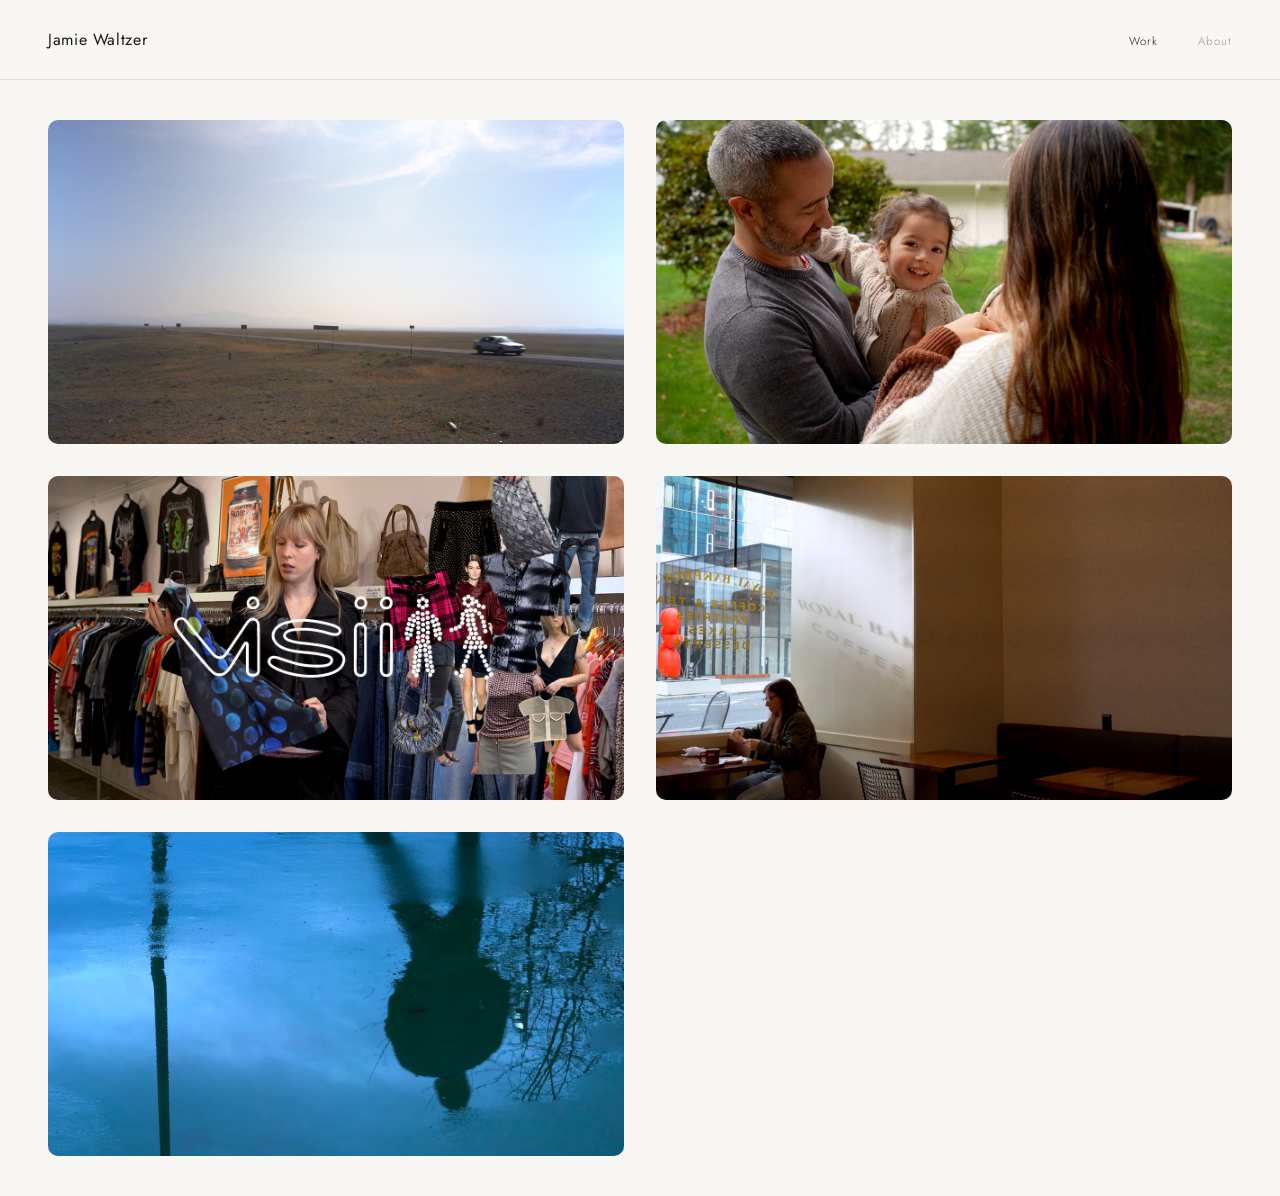
<file: index.html>
<!DOCTYPE html>
<html lang="en">
<head>
  <meta charset="UTF-8" />
  <meta name="viewport" content="width=device-width, initial-scale=1.0" />
  <title>Jamie Waltzer — Filmmaker, Editor</title>
  <meta name="description" content="Jamie Waltzer is a Central Asian filmmaker and editor specializing in intimate documentary work." />
  <link rel="icon" type="image/png" sizes="32x32" href="/images/favicon-32.png" />
  <link rel="icon" type="image/png" sizes="16x16" href="/images/favicon-16.png" />
  <link rel="apple-touch-icon" sizes="180x180" href="/images/favicon-180.png" />
  <link rel="preconnect" href="https://fonts.googleapis.com" />
  <link rel="preconnect" href="https://fonts.gstatic.com" crossorigin />
  <link href="https://fonts.googleapis.com/css2?family=Jost:ital,wght@0,300;0,400;1,300&display=swap" rel="stylesheet" />
  <link rel="stylesheet" href="style.css" />
</head>
<body>

  <nav>
    <a href="/" class="nav-name" data-link>Jamie Waltzer</a>
    <div class="nav-links">
      <a href="/" class="nav-link" data-page="work" data-link>Work</a>
      <a href="/bio" class="nav-link" data-page="about" data-link>About</a>
    </div>
  </nav>

  <!-- WORK PAGE (grid populated from FILMS in script.js) -->
  <main id="page-home" class="page">
    <div class="work-grid" id="work-grid"></div>
  </main>

  <!-- FILM DETAIL PAGE (populated per-film in script.js) -->
  <main id="page-film" class="page"></main>

  <!-- ABOUT / BIO PAGE -->
  <main id="page-bio" class="page">
    <div class="about-wrap">

      <div class="about-media">
        <img class="about-photo" src="/images/headshot.jpg" alt="Jamie Waltzer" />
        <div class="about-media-caption">
          <h1 class="about-name">Jamie Waltzer</h1>
          <p class="about-tagline">filmmaker, editor</p>
        </div>
      </div>

      <div class="about-content">
        <div class="about-body">
          <p>Jamilia (Jamie) Waltzer is a filmmaker whose practice centers on the intimate documentation of Central Asian and post-Soviet communities — lives and histories that exist at the periphery of international film and collective memory. Born in Bishkek, Kyrgyzstan and raised between Central Asia and the United States, she brings a cross-cultural perspective to the subjects she films, combining intimacy of access with a patient, observational visual sensibility.</p>
          <p>She has independently shot, directed, and edited several shorts, and is currently working on her debut documentary, <em>After the Sky Turned Red</em>. The film follows her mother and surviving classmates at a reunion in Semey, Kazakhstan — a city that bore the human cost of the Soviet Union's nuclear weapons testing program. It is the beginning of a body of work she intends to dedicate to Central Asian stories. She has also joined <em>After Loss</em>, a feature documentary by Adrienne von Wolffersdorff, as assistant editor.</p>
          <p>Jamie holds a degree from Cornell University and studied filmmaking at Bellevue College.</p>
        </div>

        <div class="about-grid">
          <div class="about-col">
            <span class="about-label">Contact</span>
            <span class="about-val"><a href="mailto:jamfaywal@gmail.com">jamfaywal@gmail.com</a></span>
          </div>
          <div class="about-col">
            <span class="about-label">Software</span>
            <span class="about-val">Premiere Pro<br>DaVinci Resolve<br>After Effects</span>
          </div>
          <div class="about-col">
            <span class="about-label">Languages</span>
            <span class="about-val">English<br>Russian<br>Kyrgyz</span>
          </div>
        </div>
      </div>

    </div>
  </main>

  <script src="script.js"></script>
</body>
</html>
</file>
<file: style.css>
/* ─── Reset & Base ─────────────────────────────────────────── */
*, *::before, *::after {
  box-sizing: border-box;
  margin: 0;
  padding: 0;
}

:root {
  --bg:       #F8F7F4;
  --text:     #1A1816;
  --muted:    #9B9690;
  --border:   rgba(26, 24, 22, 0.1);
  --font:     'Jost', system-ui, sans-serif;
  --ease-out: cubic-bezier(0.16, 1, 0.3, 1);
}

@media (prefers-color-scheme: dark) {
  :root {
    --bg:     #141312;
    --text:   #EAE8E3;
    --muted:  #6A6762;
    --border: rgba(234, 232, 227, 0.1);
  }
}

html, body {
  background: var(--bg);
  color: var(--text);
  font-family: var(--font);
  font-weight: 300;
  min-height: 100vh;
  -webkit-font-smoothing: antialiased;
}

a {
  color: inherit;
  text-decoration: none;
}

/* ─── Navigation ────────────────────────────────────────────── */
nav {
  display: flex;
  justify-content: space-between;
  align-items: baseline;
  padding: 1.75rem 3rem;
  border-bottom: 0.5px solid var(--border);
  position: sticky;
  top: 0;
  z-index: 100;
  background: var(--bg);
}

.nav-name {
  font-size: 1rem;
  font-weight: 400;
  letter-spacing: 0.04em;
}

.nav-links {
  display: flex;
  gap: 2.5rem;
}

.nav-link {
  font-size: 11.5px;
  font-weight: 300;
  letter-spacing: 0.1em;
  color: var(--muted);
  transition: color 0.2s ease;
}

.nav-link:hover,
.nav-link.active {
  color: var(--text);
}

/* ─── Pages ─────────────────────────────────────────────────── */
.page {
  display: none;
}

.page.visible {
  display: block;
  animation: fadeIn 0.35s ease;
}

@keyframes fadeIn {
  from { opacity: 0; transform: translateY(6px); }
  to   { opacity: 1; transform: translateY(0); }
}

/* ─── Work Grid ─────────────────────────────────────────────── */
.work-grid {
  display: grid;
  grid-template-columns: 1fr 1fr;
  gap: 2rem;
  padding: 2.5rem 3rem;
}

.tile {
  display: block;
  position: relative;
  overflow: hidden;
  cursor: pointer;
  aspect-ratio: 16 / 9;
  background: var(--bg);
  border-radius: 10px;
}

/* Thumbnail image — swap color div for <img> when ready */
.tile-img {
  position: absolute;
  inset: 0;
  transition: transform 0.8s var(--ease-out);
}

.tile img {
  position: absolute;
  inset: 0;
  width: 100%;
  height: 100%;
  object-fit: cover;
  transition: transform 0.8s var(--ease-out);
}

.tile:hover .tile-img,
.tile:hover img {
  transform: scale(1.04);
}

/* Hover overlay */
.tile-overlay {
  position: absolute;
  inset: 0;
  background: linear-gradient(
    to top,
    rgba(0, 0, 0, 0.72) 0%,
    rgba(0, 0, 0, 0.08) 50%,
    transparent 100%
  );
  display: flex;
  flex-direction: column;
  justify-content: flex-end;
  padding: 1.5rem 1.75rem;
  opacity: 0;
  transition: opacity 0.4s ease;
}

.tile:hover .tile-overlay {
  opacity: 1;
}

.tile-status {
  display: block;
  font-size: 9px;
  letter-spacing: 0.16em;
  text-transform: uppercase;
  color: rgba(234, 232, 227, 0.55);
  font-weight: 300;
  margin-bottom: 0.35rem;
  transform: translateY(5px);
  opacity: 0;
  transition: transform 0.4s ease, opacity 0.4s ease;
}

.tile-title {
  font-size: 1.1rem;
  font-weight: 300;
  color: #EAE8E3;
  letter-spacing: 0.03em;
  line-height: 1.3;
  margin-bottom: 0.3rem;
  transform: translateY(5px);
  transition: transform 0.4s ease 0.04s;
}

.tile-role {
  font-size: 9px;
  letter-spacing: 0.14em;
  text-transform: uppercase;
  color: rgba(234, 232, 227, 0.55);
  font-weight: 300;
  transform: translateY(5px);
  transition: transform 0.4s ease 0.08s;
}

.tile:hover .tile-status,
.tile:hover .tile-title,
.tile:hover .tile-role {
  transform: translateY(0);
  opacity: 1;
}

/* ─── About Page ─────────────────────────────────────────────── */
/* Desktop: two columns — media (name + large photo) on the left,
   content (bio + contact grid) on the right. See mobile override
   below for the sticky-hero / scroll-over-photo treatment. */
.about-wrap {
  display: grid;
  grid-template-columns: 360px 1fr;
  gap: 3rem 4rem;
  align-items: start;
  padding: 3rem 3rem 5rem;
  max-width: 1120px;
}

.about-media {
  display: flex;
  flex-direction: column-reverse;
  gap: 1.25rem;
}

.about-photo {
  display: block;
  width: 100%;
  aspect-ratio: 4 / 5;
  object-fit: cover;
  border-radius: 10px;
}

.about-media-caption {
  /* Plain text above the photo on desktop; becomes an overlay on
     the photo itself in the mobile breakpoint below. */
}

.about-name {
  font-size: 1.75rem;
  font-weight: 400;
  letter-spacing: 0.04em;
  line-height: 1.2;
  margin-bottom: 0.25rem;
}

.about-tagline {
  font-size: 0.9rem;
  font-weight: 300;
  font-style: italic;
  color: var(--muted);
  letter-spacing: 0.02em;
}

.about-body {
  font-size: 1rem;
  font-weight: 300;
  line-height: 1.9;
  letter-spacing: 0.01em;
  max-width: 580px;
}

.about-body p + p {
  margin-top: 1.4rem;
}

.about-body em {
  font-style: italic;
}

.about-grid {
  display: grid;
  grid-template-columns: 1fr 1fr;
  gap: 2.5rem 3rem;
  margin-top: 3.5rem;
  padding-top: 2.5rem;
  border-top: 0.5px solid var(--border);
  max-width: 580px;
}

.about-col {
  display: flex;
  flex-direction: column;
  gap: 0.6rem;
}

.about-label {
  font-size: 9.5px;
  font-weight: 400;
  letter-spacing: 0.15em;
  text-transform: uppercase;
  color: var(--muted);
}

.about-val {
  font-size: 0.95rem;
  font-weight: 300;
  line-height: 1.85;
  letter-spacing: 0.01em;
}

.about-val a:hover {
  text-decoration: underline;
  text-underline-offset: 3px;
}

/* ─── Film Detail Page ───────────────────────────────────────── */
.film-wrap {
  padding: 3rem 3rem 5rem;
  max-width: 780px;
}

.film-back {
  display: inline-block;
  font-size: 11px;
  font-weight: 300;
  letter-spacing: 0.1em;
  text-transform: uppercase;
  color: var(--muted);
  margin-bottom: 2.5rem;
  transition: color 0.2s ease;
}

.film-back:hover {
  color: var(--text);
}

.film-header {
  margin-bottom: 2rem;
}

.film-title {
  font-size: 1.5rem;
  font-weight: 400;
  letter-spacing: 0.04em;
  line-height: 1.2;
  margin-bottom: 0.75rem;
}

.film-meta {
  display: flex;
  flex-wrap: wrap;
  gap: 0.4rem 1.5rem;
}

.film-meta span {
  font-size: 9.5px;
  font-weight: 300;
  letter-spacing: 0.15em;
  text-transform: uppercase;
  color: var(--muted);
}

.film-embed {
  position: relative;
  width: 100%;
  aspect-ratio: 16 / 9;
  background: #000;
  overflow: hidden;
  margin-bottom: 2.5rem;
}

/* Tighten the gap above a password subtitle, since it's meant to
   read as a caption on the embed rather than a separate block. */
.film-embed:has(+ .film-password) {
  margin-bottom: 0.75rem;
}

.film-password {
  font-size: 0.85rem;
  font-weight: 300;
  letter-spacing: 0.01em;
  color: var(--muted);
  margin-bottom: 2.5rem;
}

.film-password strong {
  font-weight: 400;
  color: var(--text);
  letter-spacing: 0.05em;
}

.film-embed iframe {
  position: absolute;
  inset: 0;
  width: 100%;
  height: 100%;
  border: 0;
}

.film-embed-placeholder {
  position: absolute;
  inset: 0;
  display: flex;
  align-items: center;
  justify-content: center;
  font-size: 10px;
  font-weight: 300;
  letter-spacing: 0.14em;
  text-transform: uppercase;
  color: rgba(234, 232, 227, 0.4);
}

.film-synopsis {
  font-size: 1rem;
  font-weight: 300;
  line-height: 1.9;
  letter-spacing: 0.01em;
  max-width: 580px;
}

.film-synopsis em {
  font-style: italic;
}

/* ─── Collection Sub-grid ───────────────────────────────────────
   Used by films with a `collection` array (e.g. Social Media
   Content) — reuses .tile from the work grid, laid out inside
   the narrower .film-wrap column instead of full-bleed. */
.collection-grid {
  display: grid;
  grid-template-columns: 1fr 1fr;
  gap: 1.5rem;
  margin-top: 2.5rem;
}

/* ─── Carousel ───────────────────────────────────────────────────
   Horizontally-scrolling image strip, rendered as a sibling of
   .film-wrap (not nested inside it) so it isn't capped by that
   column's max-width — it bleeds to the right edge of the viewport
   on wide screens and simply scrolls once images overflow. Left
   edge stays aligned with the rest of the page's text column via
   padding-left (matches .film-wrap's own padding).
   Used for a film's own `gallery` (large landscape stills) and for
   named sub-galleries on collection items (e.g. Computer Angel's
   "Decisions" / "Fig" sets, portrait diptychs). Desaturated by
   default, full color on hover. */
.carousel {
  display: flex;
  gap: 1rem;
  overflow-x: auto;
  scroll-snap-type: x mandatory;
  padding: 0 0 3rem 3rem;
  scrollbar-width: thin;
  scrollbar-color: var(--muted) transparent;
}

.carousel::-webkit-scrollbar {
  height: 6px;
}

.carousel::-webkit-scrollbar-thumb {
  background: var(--muted);
  border-radius: 3px;
}

.carousel::-webkit-scrollbar-track {
  background: transparent;
}

.carousel img {
  flex: 0 0 auto;
  display: block;
  border-radius: 10px;
  scroll-snap-align: start;
  filter: grayscale(1) contrast(1.05);
  transition: filter 0.5s ease;
}

.carousel img:hover {
  filter: grayscale(0);
}

.carousel--landscape img {
  width: min(600px, 90vw);
  aspect-ratio: 16 / 9;
  object-fit: cover;
}

.carousel--portrait img {
  height: min(550px, 71vw);
  width: auto;
}

.gallery-section {
  padding-left: 3rem;
  margin-top: 2.5rem;
}

.gallery-section:first-of-type {
  margin-top: 0;
}

/* Section already provides the left offset — cancel the carousel's
   own so it isn't applied twice. */
.gallery-section .carousel {
  padding-left: 0;
}

.gallery-heading {
  display: inline-block;
  margin-bottom: 1rem;
  font-size: 10px;
  font-weight: 400;
  letter-spacing: 0.16em;
  text-transform: uppercase;
  color: var(--muted);
  transition: color 0.2s ease;
}

.gallery-heading:hover {
  color: var(--text);
}

/* ─── Responsive ─────────────────────────────────────────────── */
@media (max-width: 680px) {
  nav {
    padding: 1.25rem 1.5rem;
  }

  .work-grid {
    grid-template-columns: 1fr;
    gap: 1.5rem;
    padding: 2rem 1.5rem;
  }

  .tile {
    aspect-ratio: 4 / 3;
  }

  /* Always show overlay on mobile (no hover) */
  .tile-overlay {
    opacity: 1;
  }

  .tile-status,
  .tile-title,
  .tile-role {
    transform: translateY(0);
    opacity: 1;
  }

  /* Single column: hero photo on top, name/tagline overlaid on it,
     then content scrolls up over the (sticky) photo as you scroll. */
  .about-wrap {
    display: block;
    padding: 2rem 1.5rem 4rem;
  }

  .about-media {
    position: sticky;
    top: 0;
    height: 60vh;
    z-index: 0;
    border-radius: 10px;
    overflow: hidden;
  }

  .about-photo {
    position: absolute;
    inset: 0;
    height: 100%;
    aspect-ratio: auto;
    border-radius: 0;
  }

  .about-media-caption {
    position: absolute;
    inset: auto 0 0 0;
    padding: 1.75rem 1.5rem;
    background: linear-gradient(to top, rgba(0, 0, 0, 0.75) 0%, transparent 100%);
  }

  .about-media-caption .about-name,
  .about-media-caption .about-tagline {
    color: #EAE8E3;
  }

  .about-content {
    position: relative;
    z-index: 1;
    background: var(--bg);
    margin-top: -3rem;
    padding-top: 2rem;
    border-radius: 16px 16px 0 0;
  }

  .about-grid {
    grid-template-columns: 1fr;
    gap: 2rem;
  }

  .film-wrap {
    padding: 2rem 1.5rem 4rem;
  }

  .collection-grid {
    grid-template-columns: 1fr;
    gap: 1rem;
  }

  .carousel {
    padding-left: 1.5rem;
  }

  .gallery-section {
    padding-left: 1.5rem;
  }

  .carousel--landscape img {
    width: 90vw;
  }

  .carousel--portrait img {
    height: 64vh;
  }
}
</file>
